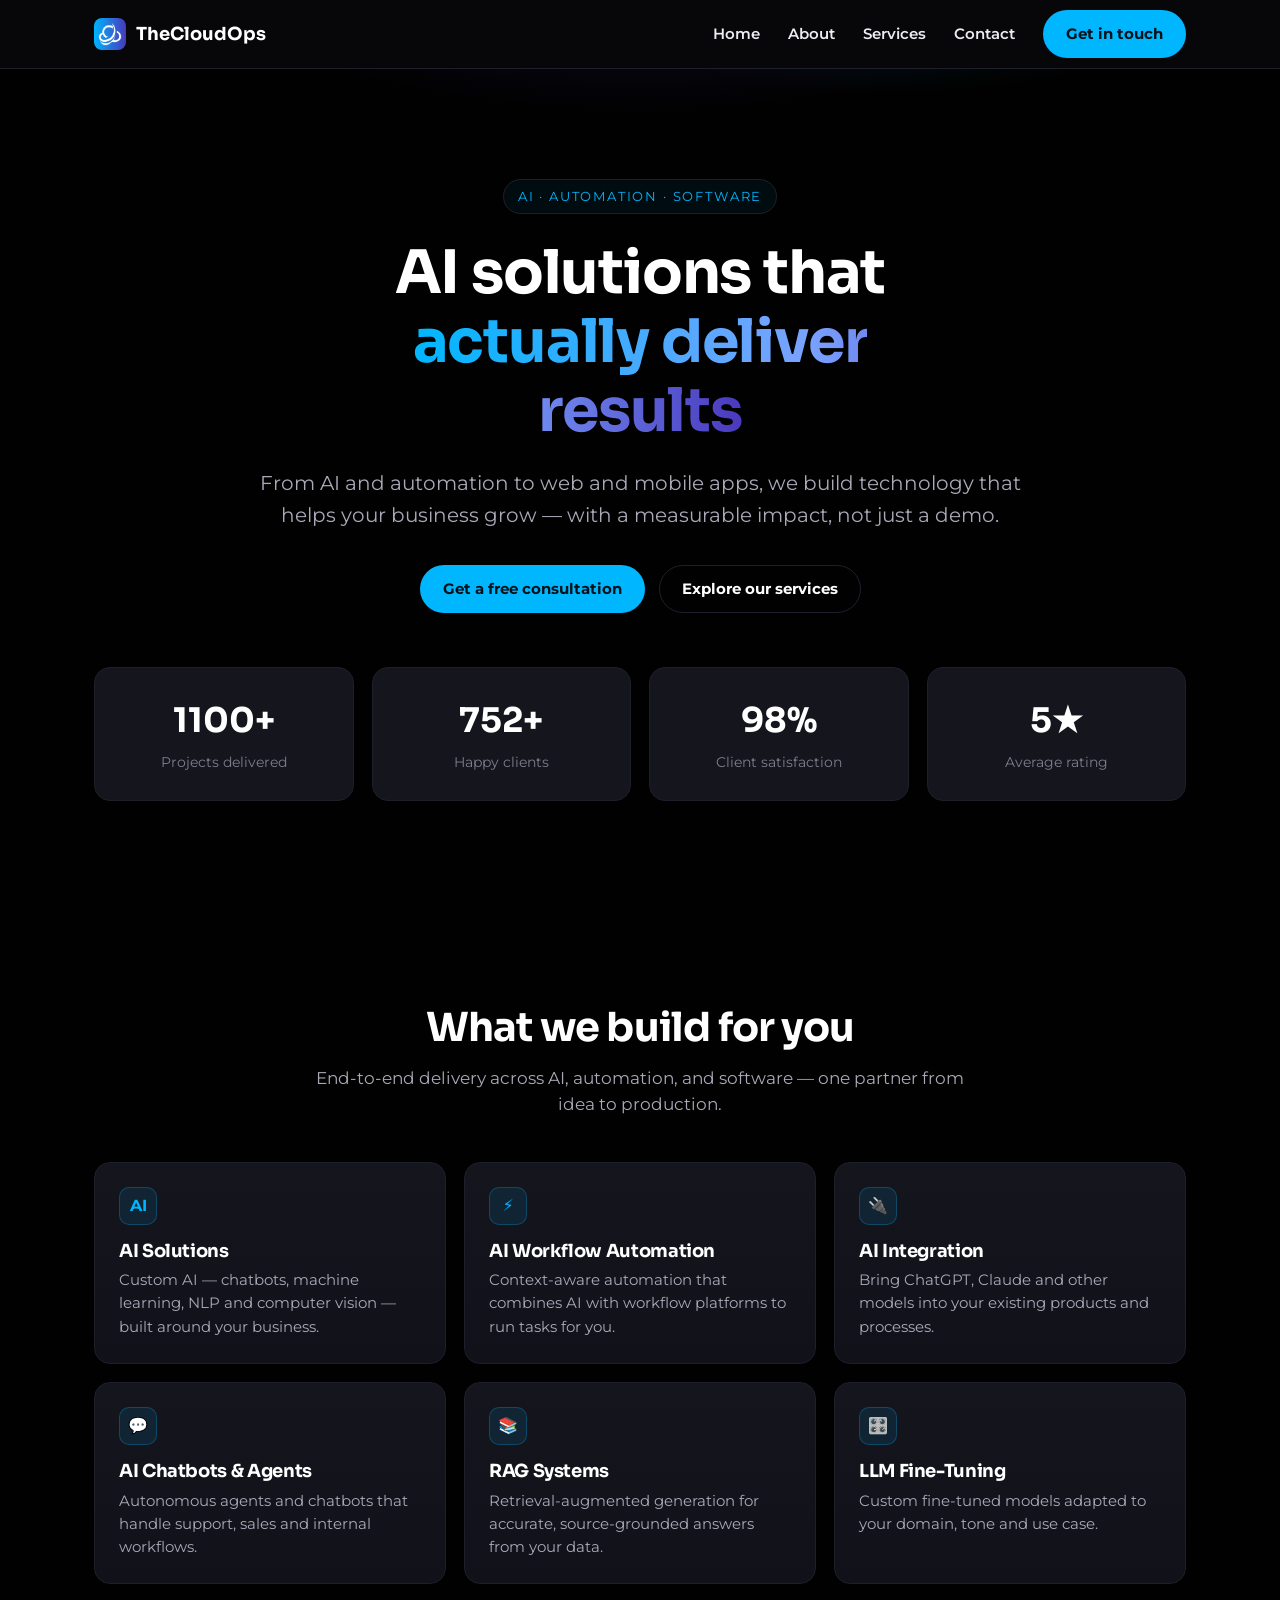
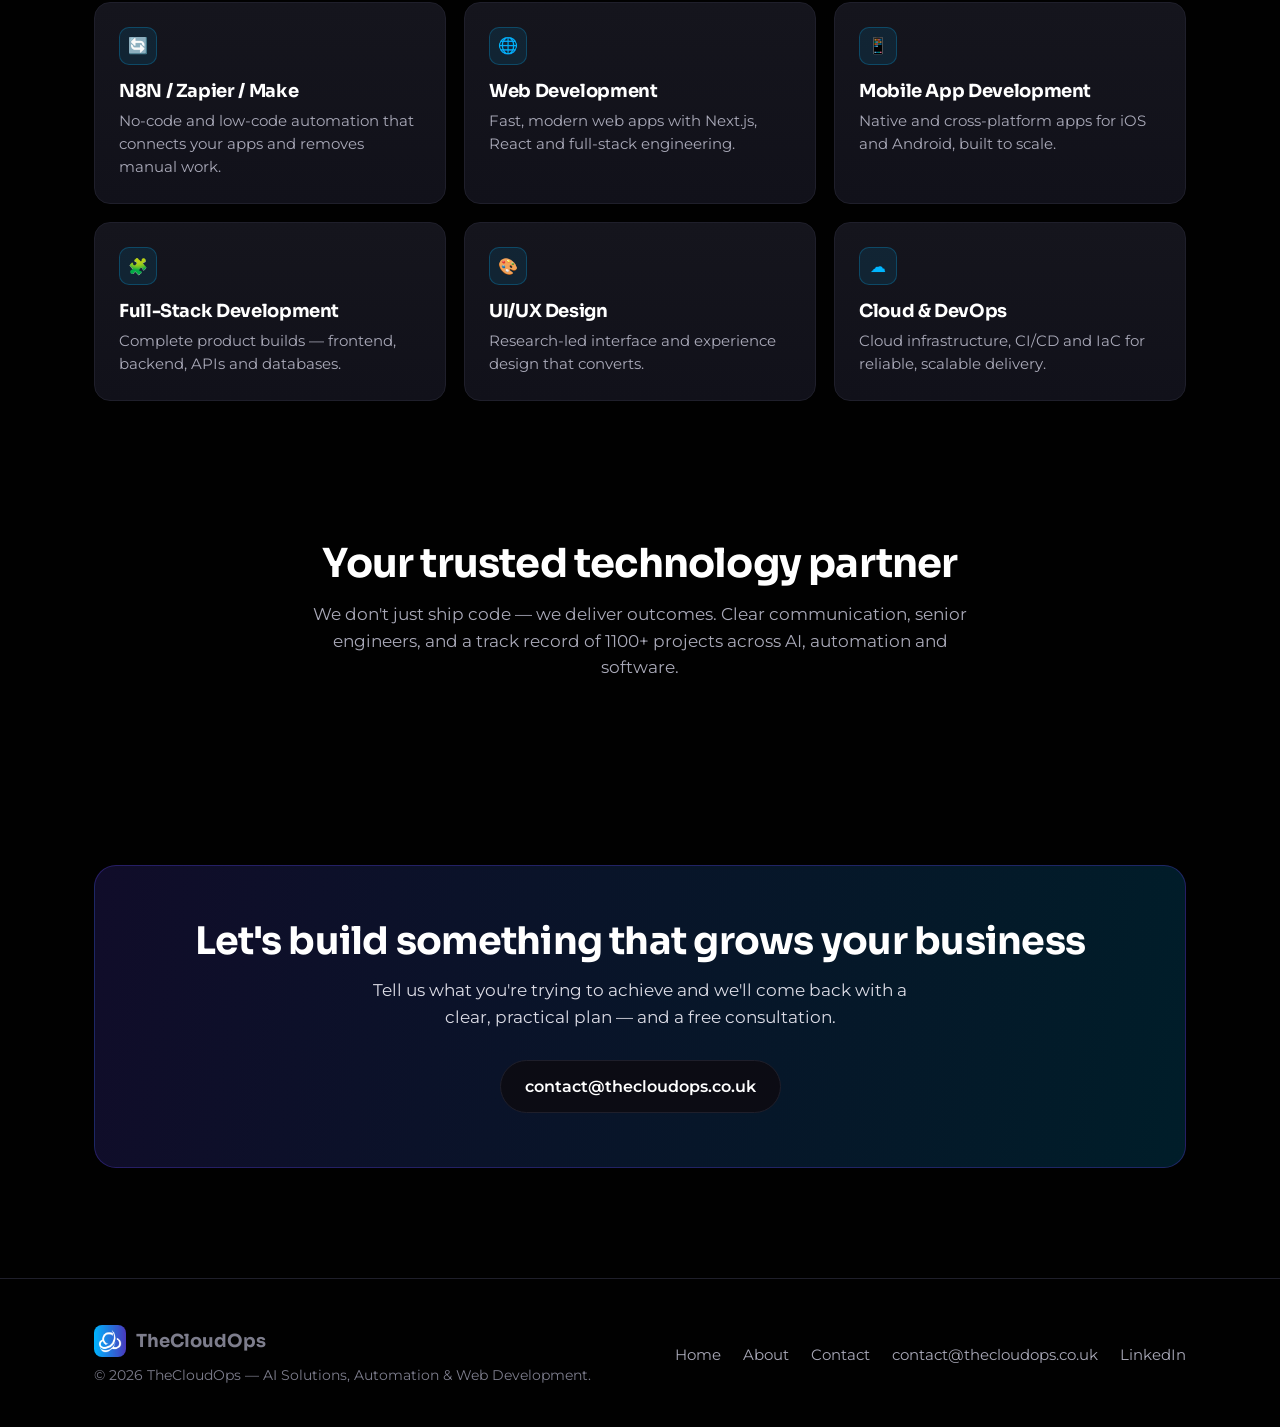
<file: index.html>
<!doctype html>
<html lang="en">
<head>
<meta charset="utf-8">
<meta name="viewport" content="width=device-width,initial-scale=1">
<title>TheCloudOps | AI Solutions, Automation &amp; Web Development</title>
<meta name="description" content="From AI and automation to web and mobile apps — TheCloudOps builds technology that helps your business grow. 1100+ projects delivered with 98% client satisfaction.">
<link rel="canonical" href="https://thecloudops.co.uk/">
<meta name="robots" content="index,follow">
<meta property="og:type" content="website">
<meta property="og:title" content="TheCloudOps | AI Solutions, Automation & Web Development">
<meta property="og:description" content="From AI and automation to web and mobile apps — we build technology that helps your business grow.">
<meta property="og:url" content="https://thecloudops.co.uk/">
<meta property="og:image" content="https://thecloudops.co.uk/assets/og-image.png">
<meta property="og:locale" content="en_GB">
<meta name="twitter:card" content="summary_large_image">
<link rel="icon" href="/assets/icon.png" type="image/png">
<link rel="apple-touch-icon" href="/assets/apple-icon.png">
<link rel="preconnect" href="https://fonts.googleapis.com">
<link rel="preconnect" href="https://fonts.gstatic.com" crossorigin>
<link href="https://fonts.googleapis.com/css2?family=Montserrat:wght@400;500;600;700;800&family=Sora:wght@400;600;700&display=swap" rel="stylesheet">
<link rel="stylesheet" href="/styles.css">
<script type="application/ld+json">
{"@context":"https://schema.org","@graph":[
{"@type":"Organization","@id":"https://thecloudops.co.uk/#organization","name":"TheCloudOps","url":"https://thecloudops.co.uk","logo":{"@type":"ImageObject","url":"https://thecloudops.co.uk/assets/logo.png"},"description":"AI Solutions & Business Automation Agency","email":"contact@thecloudops.co.uk","address":{"@type":"PostalAddress","addressCountry":"UK"},"sameAs":["https://twitter.com/thecloudops","https://linkedin.com/company/thecloudops","https://github.com/thecloudops"]},
{"@type":"WebSite","@id":"https://thecloudops.co.uk/#website","url":"https://thecloudops.co.uk","name":"TheCloudOps","publisher":{"@id":"https://thecloudops.co.uk/#organization"}},
{"@type":"ProfessionalService","name":"TheCloudOps","image":"https://thecloudops.co.uk/assets/og-image.png","url":"https://thecloudops.co.uk","description":"From AI and automation to web and mobile apps - we build technology that helps your business grow.","priceRange":"$$","areaServed":"Worldwide","serviceType":["AI Solutions","Business Automation","Web Development","Mobile App Development","Cloud & DevOps"]}
]}
</script>
</head>
<body>
<header>
  <div class="wrap nav">
    <a class="brand" href="/"><img src="/assets/logo.png" alt="TheCloudOps logo">TheCloudOps</a>
    <nav class="nav-links">
      <a href="/">Home</a>
      <a href="/about.html">About</a>
      <a href="#services">Services</a>
      <a href="/contact.html">Contact</a>
      <a class="btn btn-primary" href="/contact.html">Get in touch</a>
    </nav>
  </div>
</header>

<main>
  <section class="hero">
    <div class="wrap">
      <span class="eyebrow">AI · Automation · Software</span>
      <h1>AI solutions that <span class="grad">actually deliver results</span></h1>
      <p>From AI and automation to web and mobile apps, we build technology that helps your business grow — with a measurable impact, not just a demo.</p>
      <div class="cta-row">
        <a class="btn btn-primary" href="/contact.html">Get a free consultation</a>
        <a class="btn btn-ghost" href="#services">Explore our services</a>
      </div>
      <div class="stats">
        <div class="stat"><div class="n">1100+</div><div class="l">Projects delivered</div></div>
        <div class="stat"><div class="n">752+</div><div class="l">Happy clients</div></div>
        <div class="stat"><div class="n">98%</div><div class="l">Client satisfaction</div></div>
        <div class="stat"><div class="n">5★</div><div class="l">Average rating</div></div>
      </div>
    </div>
  </section>

  <section class="block" id="services">
    <div class="wrap">
      <div class="section-head">
        <h2>What we build for you</h2>
        <p>End-to-end delivery across AI, automation, and software — one partner from idea to production.</p>
      </div>
      <div class="grid">
        <div class="card"><div class="dot">AI</div><h3>AI Solutions</h3><p>Custom AI — chatbots, machine learning, NLP and computer vision — built around your business.</p></div>
        <div class="card"><div class="dot">⚡</div><h3>AI Workflow Automation</h3><p>Context-aware automation that combines AI with workflow platforms to run tasks for you.</p></div>
        <div class="card"><div class="dot">🔌</div><h3>AI Integration</h3><p>Bring ChatGPT, Claude and other models into your existing products and processes.</p></div>
        <div class="card"><div class="dot">💬</div><h3>AI Chatbots &amp; Agents</h3><p>Autonomous agents and chatbots that handle support, sales and internal workflows.</p></div>
        <div class="card"><div class="dot">📚</div><h3>RAG Systems</h3><p>Retrieval-augmented generation for accurate, source-grounded answers from your data.</p></div>
        <div class="card"><div class="dot">🎛️</div><h3>LLM Fine-Tuning</h3><p>Custom fine-tuned models adapted to your domain, tone and use case.</p></div>
        <div class="card"><div class="dot">🔄</div><h3>N8N / Zapier / Make</h3><p>No-code and low-code automation that connects your apps and removes manual work.</p></div>
        <div class="card"><div class="dot">🌐</div><h3>Web Development</h3><p>Fast, modern web apps with Next.js, React and full-stack engineering.</p></div>
        <div class="card"><div class="dot">📱</div><h3>Mobile App Development</h3><p>Native and cross-platform apps for iOS and Android, built to scale.</p></div>
        <div class="card"><div class="dot">🧩</div><h3>Full-Stack Development</h3><p>Complete product builds — frontend, backend, APIs and databases.</p></div>
        <div class="card"><div class="dot">🎨</div><h3>UI/UX Design</h3><p>Research-led interface and experience design that converts.</p></div>
        <div class="card"><div class="dot">☁️</div><h3>Cloud &amp; DevOps</h3><p>Cloud infrastructure, CI/CD and IaC for reliable, scalable delivery.</p></div>
      </div>
    </div>
  </section>

  <section class="block">
    <div class="wrap">
      <div class="section-head">
        <h2>Your trusted technology partner</h2>
        <p>We don't just ship code — we deliver outcomes. Clear communication, senior engineers, and a track record of 1100+ projects across AI, automation and software.</p>
      </div>
    </div>
  </section>

  <section class="block">
    <div class="wrap">
      <div class="cta-box">
        <h2>Let's build something that grows your business</h2>
        <p>Tell us what you're trying to achieve and we'll come back with a clear, practical plan — and a free consultation.</p>
        <a class="email-pill" href="mailto:contact@thecloudops.co.uk">contact@thecloudops.co.uk</a>
      </div>
    </div>
  </section>
</main>

<footer>
  <div class="wrap foot">
    <div>
      <div class="brand" style="margin-bottom:8px"><img src="/assets/logo.png" alt="">TheCloudOps</div>
      <div class="copyright">© <span id="y">2026</span> TheCloudOps — AI Solutions, Automation &amp; Web Development.</div>
    </div>
    <div class="foot-links">
      <a href="/">Home</a>
      <a href="/about.html">About</a>
      <a href="/contact.html">Contact</a>
      <a href="mailto:contact@thecloudops.co.uk">contact@thecloudops.co.uk</a>
      <a href="https://linkedin.com/company/thecloudops" rel="noopener">LinkedIn</a>
    </div>
  </div>
</footer>
</body>
</html>
</file>
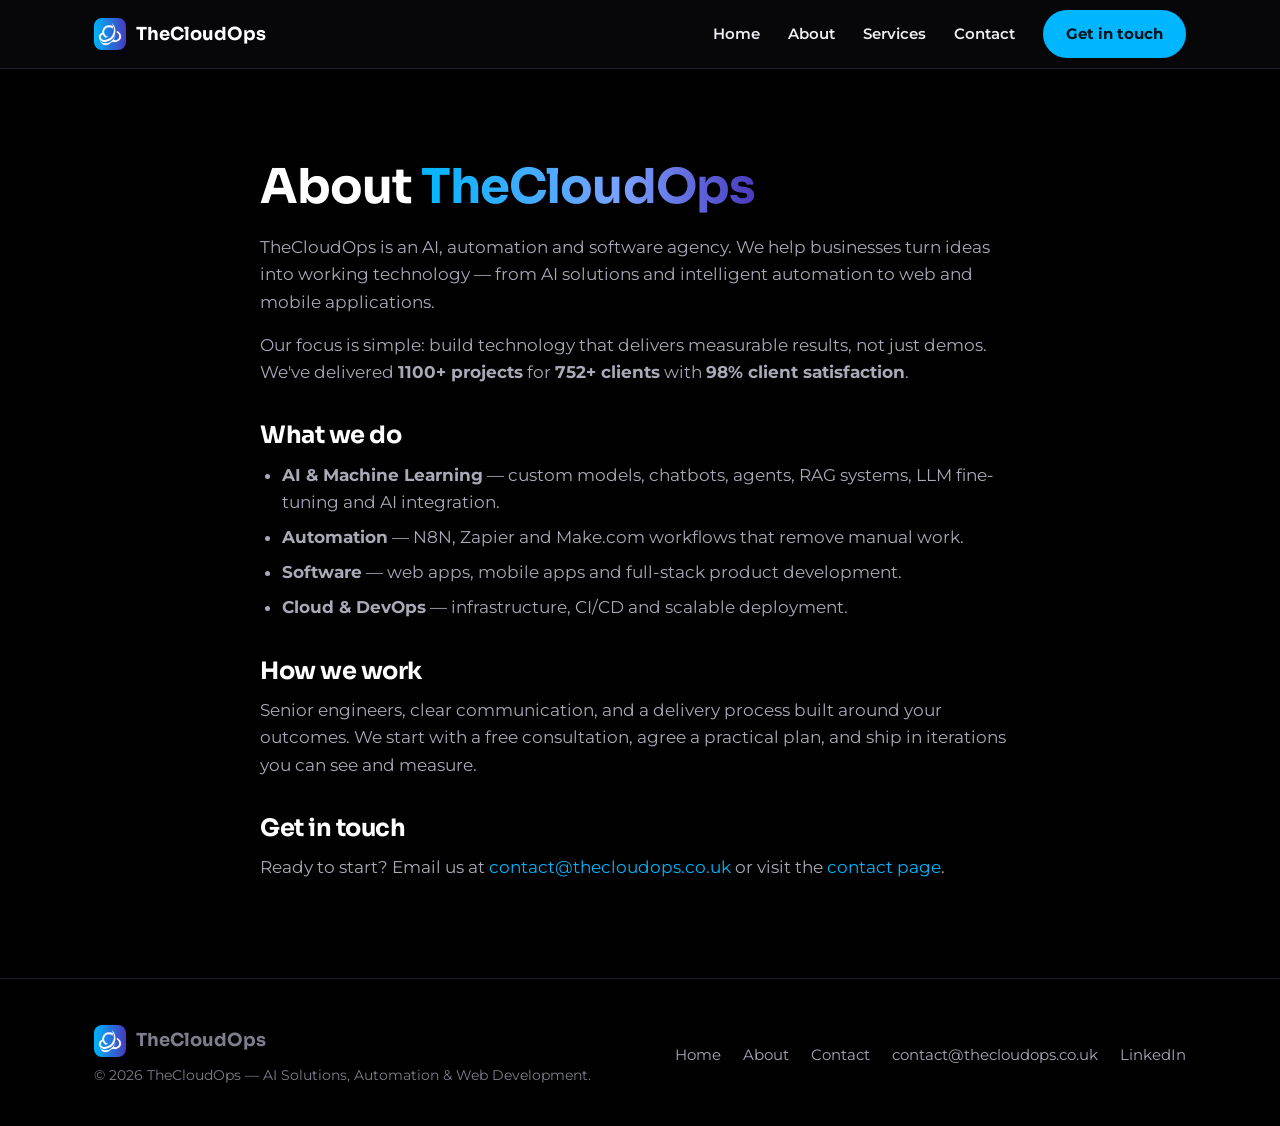
<file: about.html>
<!doctype html>
<html lang="en">
<head>
<meta charset="utf-8">
<meta name="viewport" content="width=device-width,initial-scale=1">
<title>About | TheCloudOps</title>
<meta name="description" content="TheCloudOps is an AI, automation and software agency. We've delivered 1100+ projects with 98% client satisfaction, building technology that helps businesses grow.">
<link rel="canonical" href="https://thecloudops.co.uk/about.html">
<meta name="robots" content="index,follow">
<meta property="og:title" content="About | TheCloudOps">
<meta property="og:description" content="An AI, automation and software agency — 1100+ projects, 98% client satisfaction.">
<meta property="og:url" content="https://thecloudops.co.uk/about.html">
<meta property="og:image" content="https://thecloudops.co.uk/assets/og-image.png">
<link rel="icon" href="/assets/icon.png" type="image/png">
<link rel="preconnect" href="https://fonts.googleapis.com">
<link rel="preconnect" href="https://fonts.gstatic.com" crossorigin>
<link href="https://fonts.googleapis.com/css2?family=Montserrat:wght@400;500;600;700;800&family=Sora:wght@400;600;700&display=swap" rel="stylesheet">
<link rel="stylesheet" href="/styles.css">
</head>
<body>
<header>
  <div class="wrap nav">
    <a class="brand" href="/"><img src="/assets/logo.png" alt="TheCloudOps logo">TheCloudOps</a>
    <nav class="nav-links">
      <a href="/">Home</a>
      <a href="/about.html">About</a>
      <a href="/#services">Services</a>
      <a href="/contact.html">Contact</a>
      <a class="btn btn-primary" href="/contact.html">Get in touch</a>
    </nav>
  </div>
</header>

<main>
  <article class="wrap prose">
    <h1>About <span class="grad">TheCloudOps</span></h1>
    <p>TheCloudOps is an AI, automation and software agency. We help businesses turn ideas into working technology — from AI solutions and intelligent automation to web and mobile applications.</p>
    <p>Our focus is simple: build technology that delivers measurable results, not just demos. We've delivered <strong>1100+ projects</strong> for <strong>752+ clients</strong> with <strong>98% client satisfaction</strong>.</p>

    <h2>What we do</h2>
    <ul>
      <li><strong>AI &amp; Machine Learning</strong> — custom models, chatbots, agents, RAG systems, LLM fine-tuning and AI integration.</li>
      <li><strong>Automation</strong> — N8N, Zapier and Make.com workflows that remove manual work.</li>
      <li><strong>Software</strong> — web apps, mobile apps and full-stack product development.</li>
      <li><strong>Cloud &amp; DevOps</strong> — infrastructure, CI/CD and scalable deployment.</li>
    </ul>

    <h2>How we work</h2>
    <p>Senior engineers, clear communication, and a delivery process built around your outcomes. We start with a free consultation, agree a practical plan, and ship in iterations you can see and measure.</p>

    <h2>Get in touch</h2>
    <p>Ready to start? Email us at <a class="accent" href="mailto:contact@thecloudops.co.uk">contact@thecloudops.co.uk</a> or visit the <a class="accent" href="/contact.html">contact page</a>.</p>
  </article>
</main>

<footer>
  <div class="wrap foot">
    <div>
      <div class="brand" style="margin-bottom:8px"><img src="/assets/logo.png" alt="">TheCloudOps</div>
      <div class="copyright">© 2026 TheCloudOps — AI Solutions, Automation &amp; Web Development.</div>
    </div>
    <div class="foot-links">
      <a href="/">Home</a>
      <a href="/about.html">About</a>
      <a href="/contact.html">Contact</a>
      <a href="mailto:contact@thecloudops.co.uk">contact@thecloudops.co.uk</a>
      <a href="https://linkedin.com/company/thecloudops" rel="noopener">LinkedIn</a>
    </div>
  </div>
</footer>
</body>
</html>
</file>
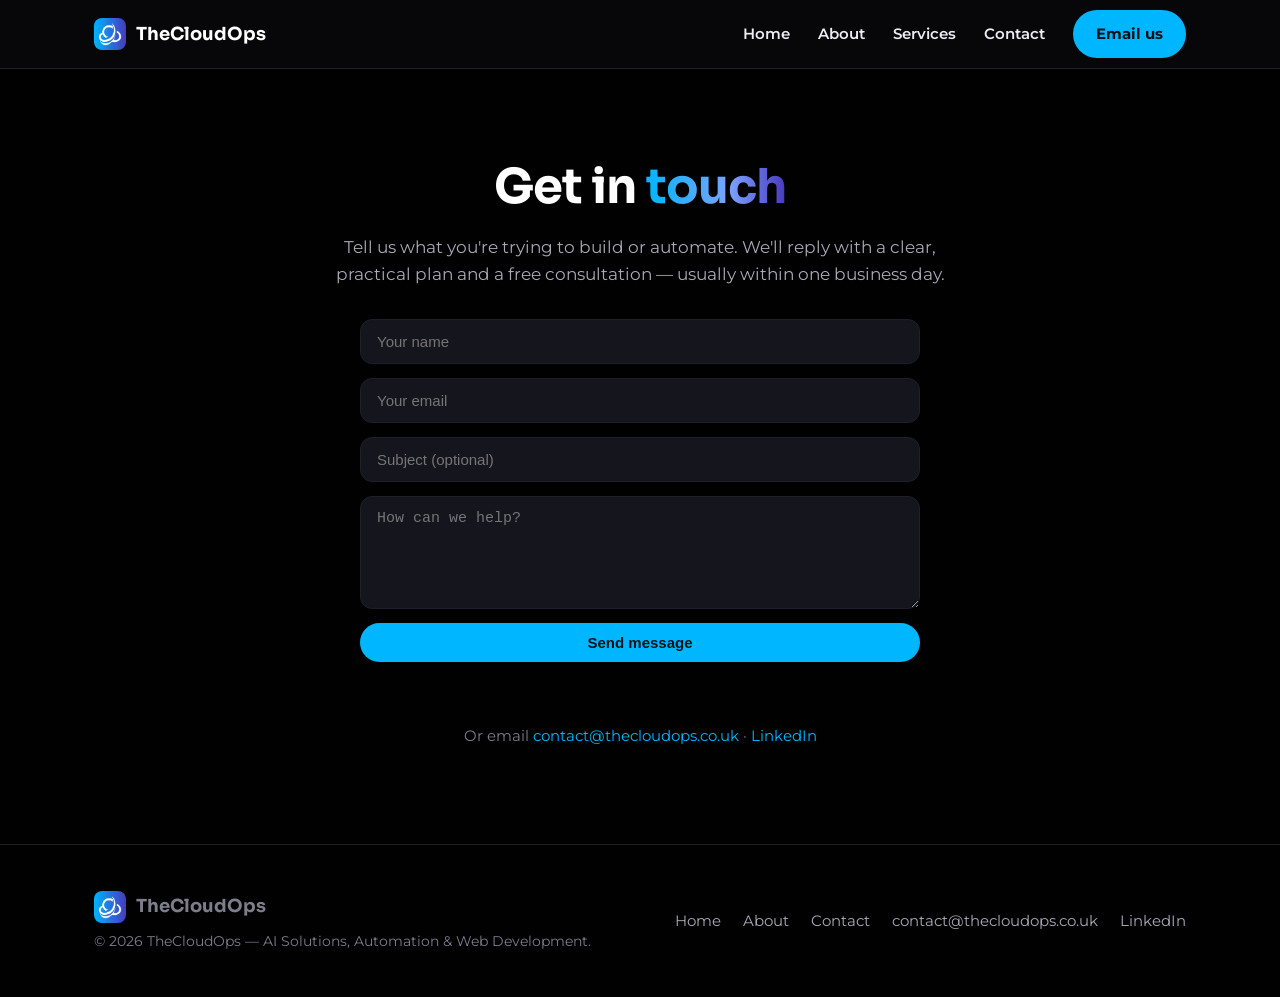
<file: contact.html>
<!doctype html>
<html lang="en">
<head>
<meta charset="utf-8">
<meta name="viewport" content="width=device-width,initial-scale=1">
<title>Contact | TheCloudOps</title>
<meta name="description" content="Get in touch with TheCloudOps for AI solutions, automation and software development. Email contact@thecloudops.co.uk for a free consultation.">
<link rel="canonical" href="https://thecloudops.co.uk/contact.html">
<meta name="robots" content="index,follow">
<meta property="og:title" content="Contact | TheCloudOps">
<meta property="og:description" content="Get in touch for AI, automation and software development — free consultation.">
<meta property="og:url" content="https://thecloudops.co.uk/contact.html">
<meta property="og:image" content="https://thecloudops.co.uk/assets/og-image.png">
<link rel="icon" href="/assets/icon.png" type="image/png">
<link rel="preconnect" href="https://fonts.googleapis.com">
<link rel="preconnect" href="https://fonts.gstatic.com" crossorigin>
<link href="https://fonts.googleapis.com/css2?family=Montserrat:wght@400;500;600;700;800&family=Sora:wght@400;600;700&display=swap" rel="stylesheet">
<link rel="stylesheet" href="/styles.css">
<script type="application/ld+json">
{"@context":"https://schema.org","@type":"ContactPage","name":"Contact TheCloudOps","url":"https://thecloudops.co.uk/contact.html","mainEntity":{"@type":"Organization","name":"TheCloudOps","email":"contact@thecloudops.co.uk","url":"https://thecloudops.co.uk"}}
</script>
</head>
<body>
<header>
  <div class="wrap nav">
    <a class="brand" href="/"><img src="/assets/logo.png" alt="TheCloudOps logo">TheCloudOps</a>
    <nav class="nav-links">
      <a href="/">Home</a>
      <a href="/about.html">About</a>
      <a href="/#services">Services</a>
      <a href="/contact.html">Contact</a>
      <a class="btn btn-primary" href="mailto:contact@thecloudops.co.uk">Email us</a>
    </nav>
  </div>
</header>

<main>
  <article class="wrap prose">
    <h1 style="text-align:center">Get in <span class="grad">touch</span></h1>
    <p style="max-width:56ch;margin:0 auto 30px;text-align:center">Tell us what you're trying to build or automate. We'll reply with a clear, practical plan and a free consultation — usually within one business day.</p>

    <form id="contact-form" style="max-width:560px;margin:0 auto;display:flex;flex-direction:column;gap:14px">
      <input type="text" name="name" placeholder="Your name" required
        style="padding:13px 16px;border-radius:12px;background:var(--panel);border:1px solid var(--border);color:#fff;font-size:15px">
      <input type="email" name="email" placeholder="Your email" required
        style="padding:13px 16px;border-radius:12px;background:var(--panel);border:1px solid var(--border);color:#fff;font-size:15px">
      <input type="text" name="subject" placeholder="Subject (optional)"
        style="padding:13px 16px;border-radius:12px;background:var(--panel);border:1px solid var(--border);color:#fff;font-size:15px">
      <textarea name="message" placeholder="How can we help?" required rows="5"
        style="padding:13px 16px;border-radius:12px;background:var(--panel);border:1px solid var(--border);color:#fff;font-size:15px;resize:vertical"></textarea>
      <!-- honeypot: hidden from humans, bots fill it -->
      <input type="text" name="company" tabindex="-1" autocomplete="off"
        style="position:absolute;left:-9999px;width:1px;height:1px;opacity:0" aria-hidden="true">
      <button type="submit" class="btn btn-primary" style="border:none;cursor:pointer">Send message</button>
      <p id="form-status" role="status" style="min-height:20px;text-align:center;font-size:15px;margin:0"></p>
    </form>

    <p style="margin-top:28px;color:var(--dim);font-size:15px;text-align:center">Or email
      <a class="accent" href="mailto:contact@thecloudops.co.uk">contact@thecloudops.co.uk</a> ·
      <a class="accent" href="https://linkedin.com/company/thecloudops" rel="noopener">LinkedIn</a>
    </p>
  </article>
  <script>
    (function () {
      var f = document.getElementById("contact-form");
      var s = document.getElementById("form-status");
      f.addEventListener("submit", async function (e) {
        e.preventDefault();
        var btn = f.querySelector("button[type=submit]");
        btn.disabled = true; s.style.color = "var(--muted)"; s.textContent = "Sending…";
        try {
          var payload = Object.fromEntries(new FormData(f).entries());
          var r = await fetch("/api/contact", {
            method: "POST",
            headers: { "content-type": "application/json" },
            body: JSON.stringify(payload),
          });
          var d = await r.json().catch(function () { return {}; });
          if (r.ok && d.success) {
            f.reset(); s.style.color = "#3ddc84";
            s.textContent = "Thanks — your message is on its way. We'll be in touch shortly.";
          } else {
            s.style.color = "#ff6b6b";
            s.textContent = (d && d.error) || "Something went wrong. Please email contact@thecloudops.co.uk.";
          }
        } catch (err) {
          s.style.color = "#ff6b6b";
          s.textContent = "Network error. Please email contact@thecloudops.co.uk.";
        } finally {
          btn.disabled = false;
        }
      });
    })();
  </script>
</main>

<footer>
  <div class="wrap foot">
    <div>
      <div class="brand" style="margin-bottom:8px"><img src="/assets/logo.png" alt="">TheCloudOps</div>
      <div class="copyright">© 2026 TheCloudOps — AI Solutions, Automation &amp; Web Development.</div>
    </div>
    <div class="foot-links">
      <a href="/">Home</a>
      <a href="/about.html">About</a>
      <a href="/contact.html">Contact</a>
      <a href="mailto:contact@thecloudops.co.uk">contact@thecloudops.co.uk</a>
      <a href="https://linkedin.com/company/thecloudops" rel="noopener">LinkedIn</a>
    </div>
  </div>
</footer>
</body>
</html>
</file>
<file: styles.css>
:root{
  --bg:#0A0A0F; --bg2:#010101; --panel:#15151D; --panel2:#11111a; --border:#1f1f2b;
  --cyan:#00B6FF; --purple:#4A39BD; --text:#ffffff; --muted:#a9a9b8; --dim:#7d7d8c;
  --maxw:1140px;
}
*{box-sizing:border-box;margin:0;padding:0}
html{scroll-behavior:smooth}
body{
  background:var(--bg2); color:var(--text);
  font-family:"Montserrat",system-ui,-apple-system,Segoe UI,Roboto,sans-serif;
  line-height:1.6; -webkit-font-smoothing:antialiased;
}
a{color:inherit;text-decoration:none}
h1,h2,h3{font-family:"Sora","Montserrat",sans-serif;line-height:1.15;font-weight:700;letter-spacing:-.02em}
.wrap{max-width:var(--maxw);margin:0 auto;padding:0 24px}
.accent{color:var(--cyan)}
.grad{background:linear-gradient(90deg,var(--cyan),#7aa2ff 60%,var(--purple));-webkit-background-clip:text;background-clip:text;color:transparent}

/* header */
header{position:sticky;top:0;z-index:50;backdrop-filter:blur(10px);
  background:rgba(10,10,15,.72);border-bottom:1px solid var(--border)}
.nav{display:flex;align-items:center;justify-content:space-between;height:68px}
.brand{display:flex;align-items:center;gap:10px;font-family:"Sora";font-weight:700;font-size:18px}
.brand img{width:32px;height:32px;border-radius:8px}
.nav-links{display:flex;align-items:center;gap:28px}
/* Plain nav links: high-contrast near-white (was --muted gray, hard to read,
   and its specificity was also greying out the .btn-primary text). Exclude
   .btn so buttons keep their own colors. */
.nav-links a:not(.btn){color:#ececf3;font-size:15px;font-weight:600}
.nav-links a:not(.btn):hover{color:var(--cyan)}
.nav-links a:focus-visible{outline:2px solid var(--cyan);outline-offset:3px;border-radius:6px}
.btn{display:inline-block;border-radius:999px;padding:11px 22px;font-weight:700;font-size:15px;
  border:1px solid transparent;transition:transform .15s ease,background .15s ease}
.btn:hover{transform:translateY(-1px)}
.btn-primary{background:var(--cyan);color:#04121a}
.btn-primary:hover{background:#27c2ff}
.btn-ghost{background:transparent;border-color:var(--border);color:#fff}
.btn-ghost:hover{border-color:var(--cyan)}

/* hero */
.hero{position:relative;text-align:center;padding:110px 0 80px;overflow:hidden}
.hero::before{content:"";position:absolute;inset:-20% 0 auto 0;height:520px;z-index:-1;
  background:radial-gradient(60% 60% at 50% 0%,rgba(74,57,189,.28),transparent 70%),
             radial-gradient(40% 40% at 70% 10%,rgba(0,182,255,.18),transparent 70%)}
.eyebrow{display:inline-block;font-size:13px;letter-spacing:.14em;text-transform:uppercase;
  color:var(--cyan);border:1px solid var(--border);border-radius:999px;padding:6px 14px;margin-bottom:24px;background:rgba(0,182,255,.06)}
.hero h1{font-size:clamp(34px,6vw,60px);max-width:14ch;margin:0 auto 22px}
.hero p{color:var(--muted);font-size:clamp(16px,2.2vw,20px);max-width:60ch;margin:0 auto 34px}
.cta-row{display:flex;gap:14px;justify-content:center;flex-wrap:wrap}

/* stats */
.stats{display:grid;grid-template-columns:repeat(4,1fr);gap:18px;margin:54px 0}
.stat{background:var(--panel);border:1px solid var(--border);border-radius:16px;padding:26px 18px;text-align:center}
.stat .n{font-family:"Sora";font-size:34px;font-weight:700;color:#fff}
.stat .l{color:var(--dim);font-size:13.5px;margin-top:4px}

/* sections */
section.block{padding:70px 0}
.section-head{text-align:center;max-width:62ch;margin:0 auto 44px}
.section-head h2{font-size:clamp(26px,4vw,40px);margin-bottom:14px}
.section-head p{color:var(--muted);font-size:16.5px}

/* services grid */
.grid{display:grid;grid-template-columns:repeat(3,1fr);gap:18px}
.card{background:linear-gradient(180deg,var(--panel),var(--panel2));border:1px solid var(--border);
  border-radius:16px;padding:24px;transition:border-color .2s ease,transform .2s ease}
.card:hover{border-color:rgba(0,182,255,.45);transform:translateY(-3px)}
.card h3{font-size:18px;margin-bottom:8px}
.card p{color:var(--muted);font-size:14.5px}
.card .dot{width:38px;height:38px;border-radius:10px;display:grid;place-items:center;margin-bottom:16px;
  background:rgba(0,182,255,.1);border:1px solid rgba(0,182,255,.25);color:var(--cyan);font-weight:700}

/* contact / cta */
.cta-box{background:linear-gradient(100deg,rgba(74,57,189,.22),rgba(0,182,255,.16));
  border:1px solid rgba(74,57,189,.4);border-radius:22px;padding:54px 32px;text-align:center}
.cta-box h2{font-size:clamp(26px,4vw,38px);margin-bottom:14px}
.cta-box p{color:#dcdce6;max-width:52ch;margin:0 auto 28px;font-size:17px}
.email-pill{display:inline-block;background:#0c0c14;border:1px solid var(--border);border-radius:999px;
  padding:13px 24px;font-weight:600;color:#fff;font-size:16px}
.email-pill:hover{border-color:var(--cyan);color:var(--cyan)}

/* prose (about/contact) */
.prose{max-width:760px;margin:0 auto;padding:90px 0 40px}
.prose h1{font-size:clamp(32px,5vw,48px);margin-bottom:20px}
.prose h2{font-size:24px;margin:36px 0 12px}
.prose p{color:var(--muted);font-size:17px;margin-bottom:16px}
.prose ul{color:var(--muted);font-size:17px;margin:0 0 16px 22px}
.prose li{margin-bottom:8px}

/* footer */
footer{border-top:1px solid var(--border);padding:46px 0 40px;margin-top:40px;color:var(--dim)}
.foot{display:flex;justify-content:space-between;gap:24px;flex-wrap:wrap;align-items:center}
.foot a{color:var(--muted)}.foot a:hover{color:#fff}
.foot-links{display:flex;gap:22px;flex-wrap:wrap;font-size:14.5px}
.copyright{font-size:13.5px}

@media(max-width:860px){
  .stats{grid-template-columns:repeat(2,1fr)}
  .grid{grid-template-columns:repeat(2,1fr)}
  .nav-links a:not(.btn){display:none}
}
@media(max-width:560px){
  .grid{grid-template-columns:1fr}
}
</file>
